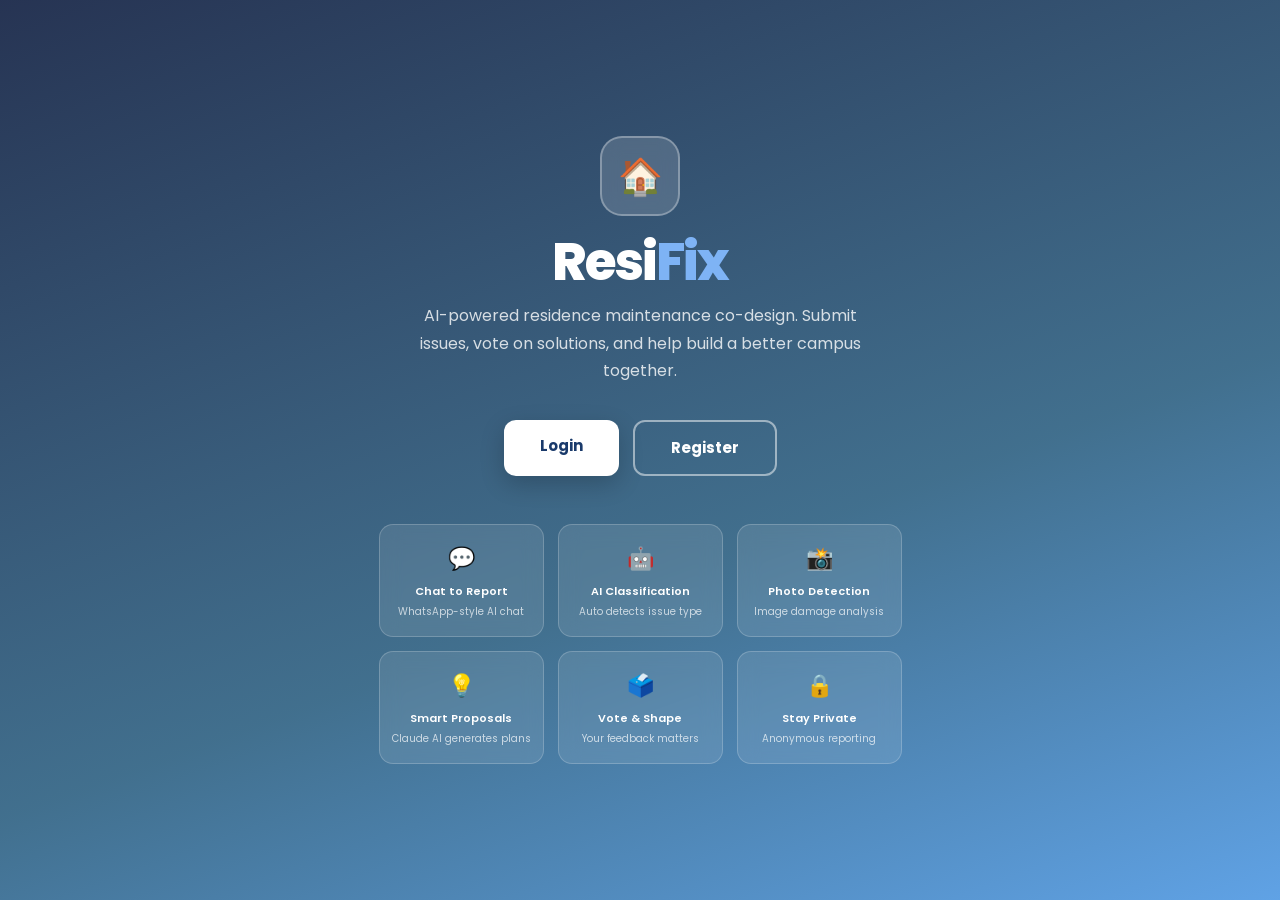
<file: frontend/index.html>
<!DOCTYPE html>
<html lang="en">
<head>
  <meta charset="UTF-8" />
  <meta name="viewport" content="width=device-width, initial-scale=1.0" />
  <title>ResiFix — Residence Maintenance System</title>
  <link rel="stylesheet" href="css/style.css" />
</head>
<body>

  <div class="landing-hero">
    <div class="landing-hero-bg"></div>
    <div class="landing-hero-content">

      <div class="landing-logo-icon">🏠</div>

      <h1>Resi<span>Fix</span></h1>

      <p>AI-powered residence maintenance co-design. Submit issues, vote on solutions, and help build a better campus together.</p>

      <div class="landing-btns">
        <a href="login.html" class="landing-btn-primary">Login</a>
        <a href="register.html" class="landing-btn-outline">Register</a>
      </div>

      <div class="features-row">
        <div class="feature-pill">
          <div class="f-icon">💬</div>
          <div class="f-name">Chat to Report</div>
          <div class="f-desc">WhatsApp-style AI chat</div>
        </div>
        <div class="feature-pill">
          <div class="f-icon">🤖</div>
          <div class="f-name">AI Classification</div>
          <div class="f-desc">Auto detects issue type</div>
        </div>
        <div class="feature-pill">
          <div class="f-icon">📸</div>
          <div class="f-name">Photo Detection</div>
          <div class="f-desc">Image damage analysis</div>
        </div>
        <div class="feature-pill">
          <div class="f-icon">💡</div>
          <div class="f-name">Smart Proposals</div>
          <div class="f-desc">Claude AI generates plans</div>
        </div>
        <div class="feature-pill">
          <div class="f-icon">🗳️</div>
          <div class="f-name">Vote & Shape</div>
          <div class="f-desc">Your feedback matters</div>
        </div>
        <div class="feature-pill">
          <div class="f-icon">🔒</div>
          <div class="f-name">Stay Private</div>
          <div class="f-desc">Anonymous reporting</div>
        </div>
      </div>

    </div>
  </div>

  <script src="js/api.js"></script>
  <script>
    // Redirect if already logged in
    const user = getUser();
    if (user) {
      if (user.role === 'student') window.location.href = 'student/dashboard.html';
      else if (user.role === 'matron') window.location.href = 'matron/dashboard.html';
      else if (user.role === 'admin') window.location.href = 'admin/dashboard.html';
    }
  </script>

</body>
</html>
</file>
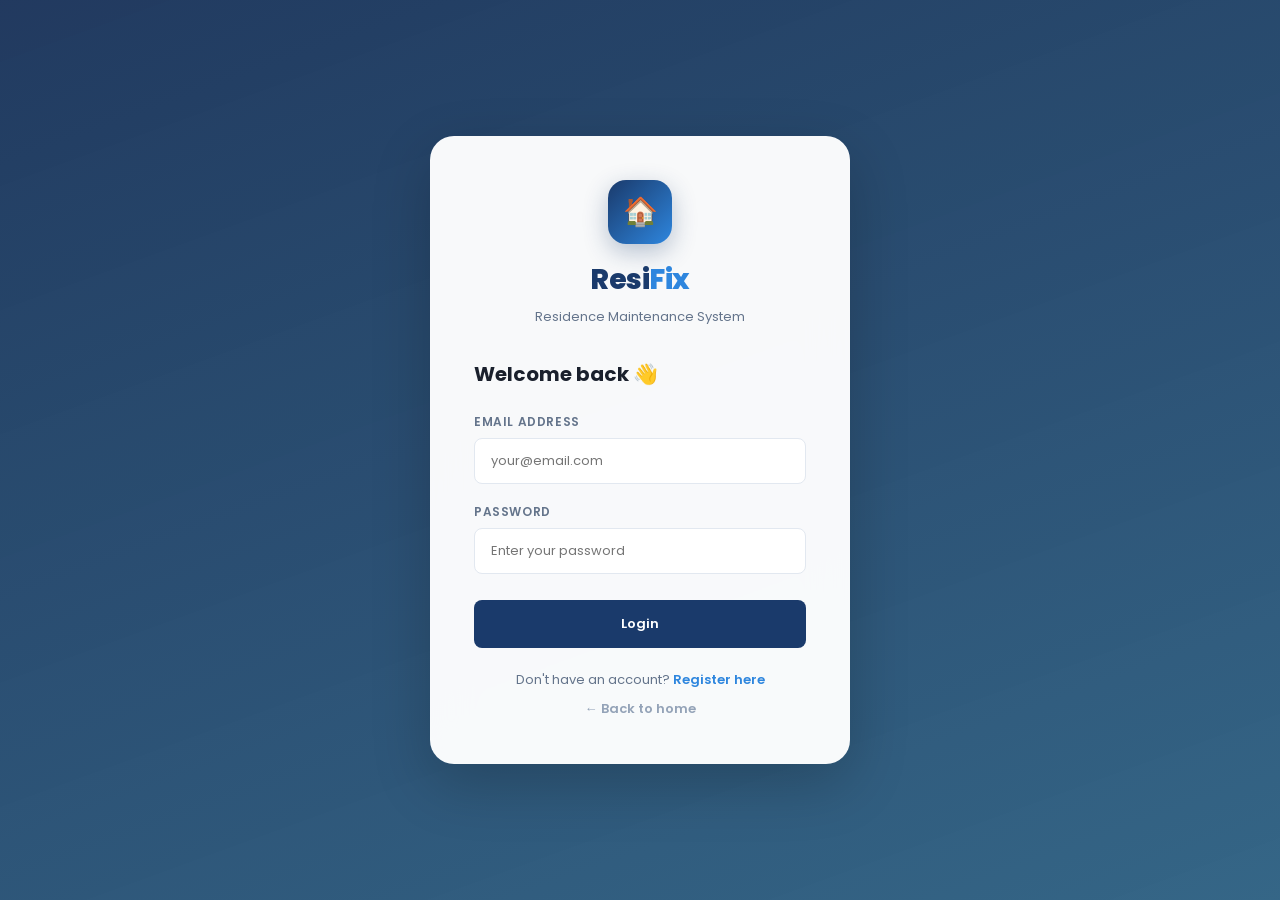
<file: frontend/login.html>
<!DOCTYPE html>
<html lang="en">
<head>
  <meta charset="UTF-8" />
  <meta name="viewport" content="width=device-width, initial-scale=1.0" />
  <title>Login — ResiFix</title>
  <link rel="stylesheet" href="css/style.css" />
</head>
<body>

  <div class="auth-page">
    <div class="auth-bg"></div>

    <div class="auth-card">
      <div class="auth-logo">
        <div class="auth-logo-icon">🏠</div>
        <h1>Resi<span>Fix</span></h1>
        <p>Residence Maintenance System</p>
      </div>

      <h2 class="auth-title">Welcome back 👋</h2>

      <div id="alert" class="alert"></div>

      <form id="login-form">
        <div class="form-group">
          <label class="form-label">Email Address</label>
          <input type="email" id="email" class="form-control"
            placeholder="your@email.com" required />
        </div>
        <div class="form-group">
          <label class="form-label">Password</label>
          <input type="password" id="password" class="form-control"
            placeholder="Enter your password" required />
        </div>
        <button type="submit" class="btn btn-primary"
          style="width:100%;margin-top:8px;padding:14px;"
          id="login-btn">
          Login
        </button>
      </form>

      <div class="auth-footer">
        Don't have an account?
        <a href="register.html">Register here</a>
      </div>
      <div class="auth-footer" style="margin-top:8px;">
        <a href="index.html" style="color:var(--text-muted);">
          ← Back to home
        </a>
      </div>
    </div>
  </div>

  <script src="js/api.js"></script>
  <script>
    // Redirect if already logged in
    const existingUser = getUser();
    if (existingUser) {
      if (existingUser.role === 'student')
        window.location.href = 'student/dashboard.html';
      else if (existingUser.role === 'matron')
        window.location.href = 'matron/dashboard.html';
      else if (existingUser.role === 'admin')
        window.location.href = 'admin/dashboard.html';
    }

    document.getElementById('login-form')
      .addEventListener('submit', async (e) => {
      e.preventDefault();
      const btn = document.getElementById('login-btn');
      btn.textContent = 'Logging in...';
      btn.disabled = true;

      const email = document.getElementById('email').value;
      const password = document.getElementById('password').value;

      const res = await login(email, password);

      if (res.success) {
        setUser(res.user);
        showAlert('alert', 'Login successful! Redirecting...', 'success');
        setTimeout(() => {
          if (res.user.role === 'student')
            window.location.href = 'student/dashboard.html';
          else if (res.user.role === 'matron')
            window.location.href = 'matron/dashboard.html';
          else if (res.user.role === 'admin')
            window.location.href = 'admin/dashboard.html';
        }, 800);
      } else {
        showAlert('alert', res.message || 'Invalid email or password',
          'danger');
        btn.textContent = 'Login';
        btn.disabled = false;
      }
    });
  </script>
</body>
</html>
</file>
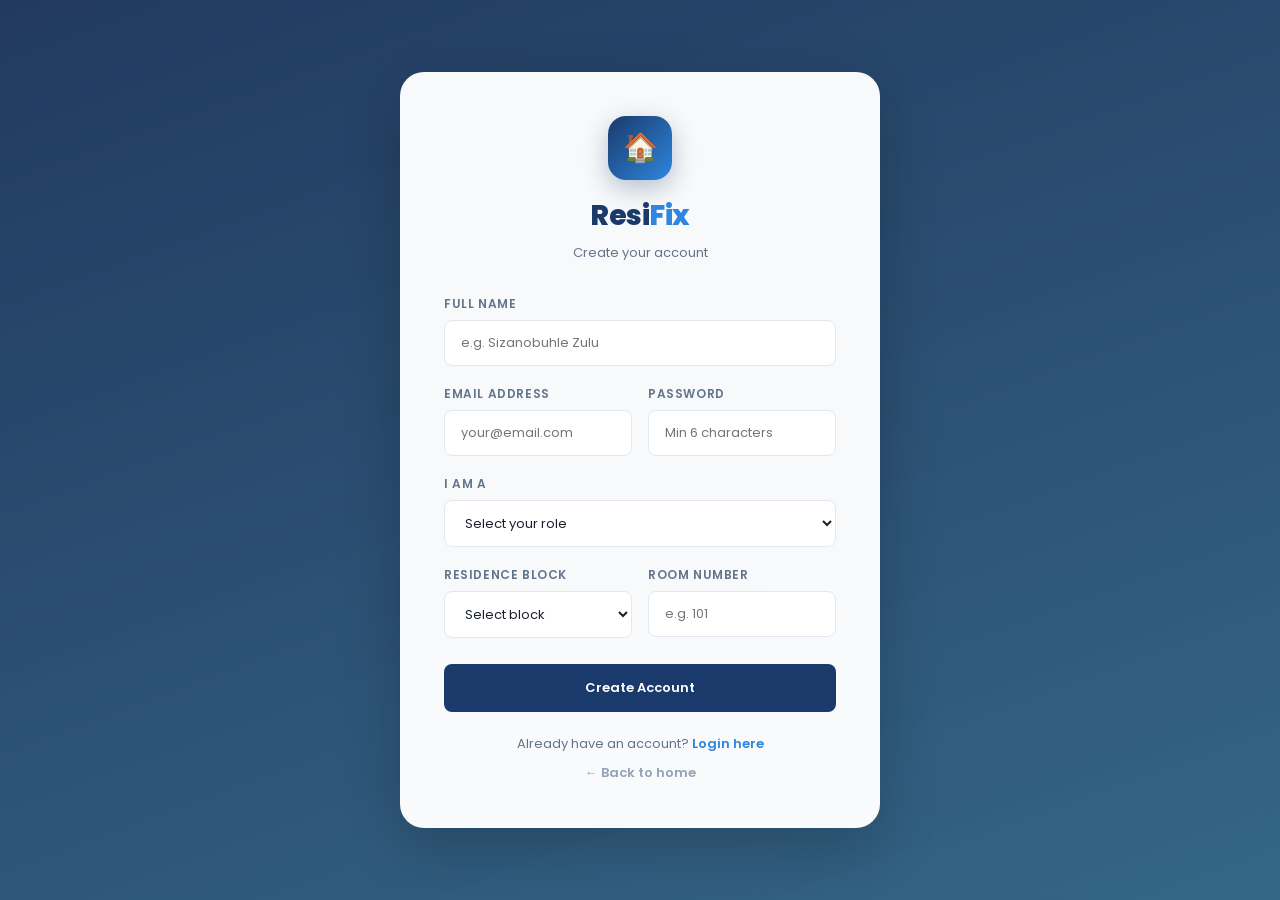
<file: frontend/register.html>
<!DOCTYPE html>
<html lang="en">
<head>
  <meta charset="UTF-8" />
  <meta name="viewport" content="width=device-width, initial-scale=1.0" />
  <title>Register — ResiFix</title>
  <link rel="stylesheet" href="css/style.css" />
</head>
<body>

  <div class="auth-page">
    <div class="auth-bg"></div>

    <div class="auth-card" style="max-width:480px;">
      <div class="auth-logo">
        <div class="auth-logo-icon">🏠</div>
        <h1>Resi<span>Fix</span></h1>
        <p>Create your account</p>
      </div>

      <div id="alert" class="alert"></div>

      <form id="register-form">

        <div class="form-group">
          <label class="form-label">Full Name</label>
          <input type="text" id="full_name" class="form-control"
            placeholder="e.g. Sizanobuhle Zulu" required />
        </div>

        <div class="form-row">
          <div class="form-group">
            <label class="form-label">Email Address</label>
            <input type="email" id="email" class="form-control"
              placeholder="your@email.com" required />
          </div>
          <div class="form-group">
            <label class="form-label">Password</label>
            <input type="password" id="password" class="form-control"
              placeholder="Min 6 characters" required />
          </div>
        </div>

        <div class="form-group">
          <label class="form-label">I am a</label>
          <select id="role" class="form-control" required
            onchange="toggleFields()">
            <option value="">Select your role</option>
            <option value="student">Student</option>
            <option value="matron">Matron</option>
            <option value="admin">Admin (Housing Dept)</option>
          </select>
        </div>

        <div id="residence-fields">
          <div class="form-row">
            <div class="form-group">
              <label class="form-label">Residence Block</label>
              <select id="block" class="form-control">
                <option value="">Select block</option>
                <option>Block A</option>
                <option>Block B</option>
                <option>Block C</option>
                <option>Block D</option>
                <option>Block E</option>
                <option>Block F</option>
              </select>
            </div>
            <div class="form-group" id="room-field">
              <label class="form-label">Room Number</label>
              <input type="text" id="room_number" class="form-control"
                placeholder="e.g. 101" />
            </div>
          </div>
        </div>

        <button type="submit" class="btn btn-primary"
          style="width:100%;margin-top:8px;padding:14px;"
          id="register-btn">
          Create Account
        </button>

      </form>

      <div class="auth-footer">
        Already have an account? <a href="login.html">Login here</a>
      </div>
      <div class="auth-footer" style="margin-top:8px;">
        <a href="index.html" style="color:var(--text-muted);">
          ← Back to home
        </a>
      </div>
    </div>
  </div>

  <script src="js/api.js"></script>
  <script>
    function toggleFields() {
      const role = document.getElementById('role').value;
      const residenceFields = document.getElementById('residence-fields');
      const roomField = document.getElementById('room-field');

      if (role === 'admin') {
        residenceFields.style.display = 'none';
      } else {
        residenceFields.style.display = 'block';
        roomField.style.display = role === 'matron' ? 'none' : 'block';
      }
    }

    document.getElementById('register-form').addEventListener('submit',
      async (e) => {
        e.preventDefault();
        const btn = document.getElementById('register-btn');
        btn.textContent = 'Creating account...';
        btn.disabled = true;

        const data = {
          full_name: document.getElementById('full_name').value,
          email: document.getElementById('email').value,
          password: document.getElementById('password').value,
          role: document.getElementById('role').value,
          block: document.getElementById('block')?.value || '',
          room_number: document.getElementById('room_number')?.value || ''
        };

        if (!data.role) {
          showAlert('alert', 'Please select your role', 'danger');
          btn.textContent = 'Create Account';
          btn.disabled = false;
          return;
        }

        if (data.role !== 'admin' && !data.block) {
          showAlert('alert', 'Please select your residence block', 'danger');
          btn.textContent = 'Create Account';
          btn.disabled = false;
          return;
        }

        const res = await register(data);

        if (res.success) {
          setUser(res.user);
          showAlert('alert', 'Account created! Redirecting...', 'success');
          setTimeout(() => {
            if (res.user.role === 'student')
              window.location.href = 'student/dashboard.html';
            else if (res.user.role === 'matron')
              window.location.href = 'matron/dashboard.html';
            else
              window.location.href = 'admin/dashboard.html';
          }, 800);
        } else {
          showAlert('alert', res.message || 'Registration failed', 'danger');
          btn.textContent = 'Create Account';
          btn.disabled = false;
        }
      });
  </script>
</body>
</html>
</file>
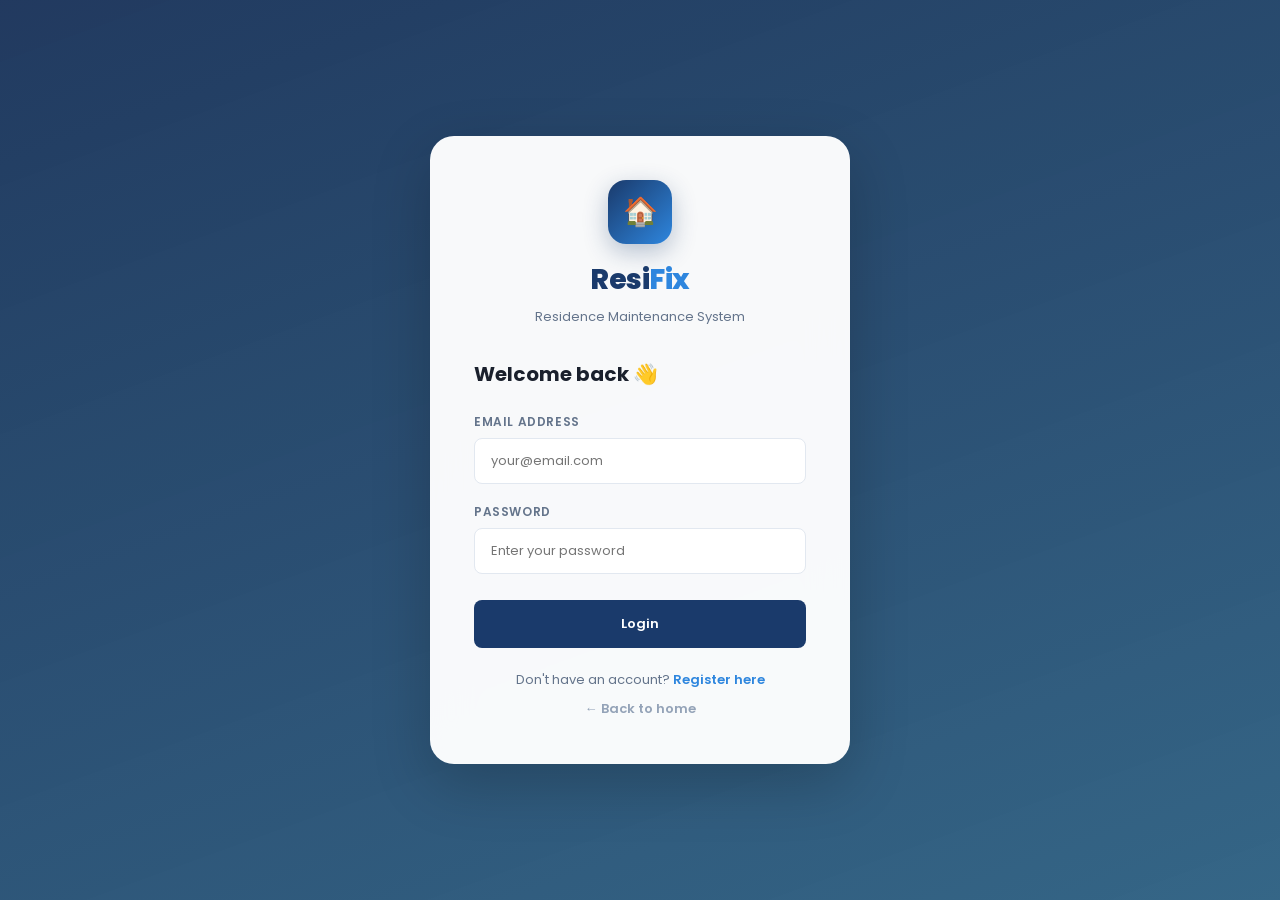
<file: frontend/admin/dashboard.html>
<!DOCTYPE html>
<html lang="en">
<head>
  <meta charset="UTF-8" />
  <meta name="viewport" content="width=device-width, initial-scale=1.0" />
  <title>Admin Dashboard — ResiFix</title>
  <link rel="stylesheet" href="../css/style.css" />
</head>
<body>

  <div class="topbar">
    <div class="topbar-brand">Resi<span>Fix</span></div>
    <div class="topbar-user">
      <span id="topbar-user-name"></span>
      <div class="topbar-avatar" id="topbar-avatar"></div>
    </div>
  </div>

  <div class="sidebar">
    <div class="sidebar-section">Admin Menu</div>
    <a href="dashboard.html" class="sidebar-item active">
      <span class="icon">🏠</span><span>Dashboard</span>
    </a>
    <a href="issues.html" class="sidebar-item">
      <span class="icon">🔧</span><span>All Issues</span>
    </a>
    <a href="proposals.html" class="sidebar-item">
      <span class="icon">💡</span><span>Proposals</span>
    </a>
    <a href="report.html" class="sidebar-item">
      <span class="icon">📊</span><span>Weekly Report</span>
    </a>
    <hr class="sidebar-divider" />
    <a href="#" class="sidebar-item" onclick="logout()">
      <span class="icon">🚪</span><span>Logout</span>
    </a>
  </div>

  <div class="main-content">
    <div class="page-header">
      <div class="page-title">System Overview 🏛️</div>
      <div class="page-subtitle">
        Full overview of all residence maintenance activity
        across all blocks
      </div>
    </div>

    <!-- STATS -->
    <div class="stats-grid">
      <div class="stat-card">
        <div class="stat-label">Total Issues</div>
        <div class="stat-value" id="stat-total">—</div>
      </div>
      <div class="stat-card">
        <div class="stat-label">Critical</div>
        <div class="stat-value danger" id="stat-critical">—</div>
      </div>
      <div class="stat-card">
        <div class="stat-label">Open</div>
        <div class="stat-value warning" id="stat-open">—</div>
      </div>
      <div class="stat-card">
        <div class="stat-label">In Progress</div>
        <div class="stat-value primary" id="stat-progress">—</div>
      </div>
      <div class="stat-card">
        <div class="stat-label">Resolved</div>
        <div class="stat-value success" id="stat-resolved">—</div>
      </div>
      <div class="stat-card">
        <div class="stat-label">Proposals</div>
        <div class="stat-value" id="stat-proposals">—</div>
      </div>
    </div>

    <!-- USABILITY RATINGS -->
    <div class="card" style="margin-bottom:20px;
      border-left:4px solid var(--accent);">
      <div class="card-header">
        <div class="card-title">
          ⭐ Student System Usability Ratings
        </div>
      </div>
      <div class="card-body">
        <div id="ratings-loading" class="loading">
          <div class="spinner"></div> Loading ratings...
        </div>
        <div id="ratings-content" style="display:none;">
          <div style="display:grid;grid-template-columns:
            repeat(auto-fit, minmax(200px, 1fr));
            gap:16px;margin-bottom:18px;">
            <div style="background:var(--bg);
              border-radius:10px;padding:16px;text-align:center;">
              <div style="font-size:34px;font-weight:800;
                color:var(--primary);" id="avg-overall">—</div>
              <div style="font-size:11px;
                color:var(--text-secondary);
                font-weight:600;text-transform:uppercase;
                margin-top:4px;">
                Overall Rating
              </div>
              <div style="font-size:12px;color:var(--accent);
                margin-top:6px;" id="overall-stars">⭐</div>
            </div>
            <div style="background:var(--bg);
              border-radius:10px;padding:16px;text-align:center;">
              <div style="font-size:24px;font-weight:700;
                color:var(--text);" id="avg-ease">—</div>
              <div style="font-size:11px;
                color:var(--text-secondary);
                font-weight:600;text-transform:uppercase;
                margin-top:4px;">
                Ease of Reporting
              </div>
            </div>
            <div style="background:var(--bg);
              border-radius:10px;padding:16px;text-align:center;">
              <div style="font-size:24px;font-weight:700;
                color:var(--text);" id="avg-ai">—</div>
              <div style="font-size:11px;
                color:var(--text-secondary);
                font-weight:600;text-transform:uppercase;
                margin-top:4px;">
                AI Helpfulness
              </div>
            </div>
            <div style="background:var(--bg);
              border-radius:10px;padding:16px;text-align:center;">
              <div style="font-size:24px;font-weight:700;
                color:var(--text);" id="avg-response">—</div>
              <div style="font-size:11px;
                color:var(--text-secondary);
                font-weight:600;text-transform:uppercase;
                margin-top:4px;">
                Response Speed
              </div>
            </div>
            <div style="background:var(--bg);
              border-radius:10px;padding:16px;text-align:center;">
              <div style="font-size:24px;font-weight:700;
                color:var(--text);" id="avg-safety">—</div>
              <div style="font-size:11px;
                color:var(--text-secondary);
                font-weight:600;text-transform:uppercase;
                margin-top:4px;">
                Safety Advice
              </div>
            </div>
          </div>
          <div style="font-size:12px;color:var(--text-secondary);
            text-align:center;">
            Based on <span id="total-ratings">0</span>
            student rating(s)
          </div>
        </div>
        <div id="ratings-empty" style="display:none;
          text-align:center;padding:24px;
          color:var(--text-secondary);">
          <div style="font-size:36px;margin-bottom:8px;">📊</div>
          <p>No student ratings submitted yet</p>
        </div>
      </div>
    </div>

    <!-- BLOCK BREAKDOWN -->
    <div class="card" style="margin-bottom:20px;">
      <div class="card-header">
        <div class="card-title">Issues by Block</div>
        <a href="issues.html" class="btn btn-outline btn-sm">
          View All Issues
        </a>
      </div>
      <div class="card-body" style="padding:0;">
        <div id="block-loading" class="loading">
          <div class="spinner"></div> Loading...
        </div>
        <div class="table-wrap">
          <table id="block-table" style="display:none;">
            <thead>
              <tr>
                <th>Block</th>
                <th>Total</th>
                <th>Critical</th>
                <th>Open</th>
                <th>In Progress</th>
                <th>Resolved</th>
              </tr>
            </thead>
            <tbody id="block-body"></tbody>
          </table>
        </div>
      </div>
    </div>

    <!-- RECENT URGENT ISSUES -->
    <div class="card">
      <div class="card-header">
        <div class="card-title">
          Critical & High Priority Issues
        </div>
        <a href="issues.html" class="btn btn-outline btn-sm">
          View All
        </a>
      </div>
      <div class="card-body" style="padding:0;">
        <div id="issues-loading" class="loading">
          <div class="spinner"></div> Loading...
        </div>
        <div class="table-wrap" id="issues-table"
          style="display:none;">
          <table>
            <thead>
              <tr>
                <th>#</th>
                <th>Block / Room</th>
                <th>Description</th>
                <th>Type</th>
                <th>Priority</th>
                <th>Status</th>
                <th>Date</th>
              </tr>
            </thead>
            <tbody id="issues-body"></tbody>
          </table>
        </div>
        <div id="issues-empty" class="empty-state"
          style="display:none;">
          <div class="empty-icon">✅</div>
          <p>No critical or high priority issues right now!</p>
        </div>
      </div>
    </div>
  </div>

  <script src="../js/api.js"></script>
  <script>
    const user = requireAuth(['admin']);
    if (user) {
      setTopbarUser(user);
      loadDashboard();
      loadRatings();
    }

    async function loadRatings() {
      const res = await apiGet('/ratings');
      document.getElementById('ratings-loading').style.display =
        'none';

      if (!res.success || !res.summary ||
        res.summary.total === 0) {
        document.getElementById('ratings-empty').style.display =
          'block';
        return;
      }

      const s = res.summary;
      document.getElementById('avg-overall').textContent =
        s.avg_overall.toFixed(1);
      document.getElementById('avg-ease').textContent =
        s.avg_ease.toFixed(1) + ' / 5';
      document.getElementById('avg-ai').textContent =
        s.avg_ai.toFixed(1) + ' / 5';
      document.getElementById('avg-response').textContent =
        s.avg_response.toFixed(1) + ' / 5';
      document.getElementById('avg-safety').textContent =
        s.avg_safety.toFixed(1) + ' / 5';
      document.getElementById('total-ratings').textContent =
        s.total;

      const fullStars = Math.round(s.avg_overall);
      document.getElementById('overall-stars').textContent =
        '⭐'.repeat(fullStars) +
        '☆'.repeat(5 - fullStars);

      document.getElementById('ratings-content').style.display =
        'block';
    }

    async function loadDashboard() {
      const [issuesRes, proposalsRes] = await Promise.all([
        getIssues('admin', null, null),
        getProposals(null)
      ]);

      document.getElementById('block-loading').style.display = 'none';
      document.getElementById('issues-loading').style.display =
        'none';

      const issues = issuesRes.success ? issuesRes.issues : [];
      const proposals = proposalsRes.success ?
        proposalsRes.proposals : [];

      document.getElementById('stat-total').textContent =
        issues.length;
      document.getElementById('stat-critical').textContent =
        issues.filter(i => i.priority === 'Critical').length;
      document.getElementById('stat-open').textContent =
        issues.filter(i => i.status === 'Open').length;
      document.getElementById('stat-progress').textContent =
        issues.filter(i => i.status === 'In Progress').length;
      document.getElementById('stat-resolved').textContent =
        issues.filter(i => i.status === 'Resolved').length;
      document.getElementById('stat-proposals').textContent =
        proposals.length;

      const blocks = {};
      issues.forEach(i => {
        if (!blocks[i.block]) blocks[i.block] = {
          total: 0, critical: 0, open: 0,
          progress: 0, resolved: 0
        };
        blocks[i.block].total++;
        if (i.priority === 'Critical') blocks[i.block].critical++;
        if (i.status === 'Open') blocks[i.block].open++;
        if (i.status === 'In Progress') blocks[i.block].progress++;
        if (i.status === 'Resolved') blocks[i.block].resolved++;
      });

      if (Object.keys(blocks).length > 0) {
        document.getElementById('block-body').innerHTML =
          Object.entries(blocks).map(([block, data]) => `
            <tr>
              <td style="font-weight:600;">${block}</td>
              <td style="font-weight:700;">${data.total}</td>
              <td style="color:var(--danger);font-weight:700;">
                ${data.critical}
              </td>
              <td style="color:var(--warning);">${data.open}</td>
              <td style="color:var(--primary);">${data.progress}</td>
              <td style="color:var(--success);">${data.resolved}</td>
            </tr>
          `).join('');
        document.getElementById('block-table').style.display =
          'table';
      }

      const urgent = issues
        .filter(i =>
          ['Critical', 'High'].includes(i.priority) &&
          i.status !== 'Resolved'
        )
        .slice(0, 10);

      if (urgent.length === 0) {
        document.getElementById('issues-empty').style.display =
          'block';
        return;
      }

      document.getElementById('issues-body').innerHTML =
        urgent.map(i => `
          <tr>
            <td style="color:var(--text-muted);font-size:12px;
              font-weight:600;">#${i.id}</td>
            <td style="font-weight:600;">
              ${i.block}<br/>
              <span style="font-size:11px;
                color:var(--text-secondary);">
                Room ${i.room_number}
              </span>
            </td>
            <td style="max-width:220px;overflow:hidden;
              text-overflow:ellipsis;white-space:nowrap;"
              title="${i.description}">
              ${i.description}
            </td>
            <td>${getTypeBadge(i.issue_type)}</td>
            <td>${getPriorityBadge(i.priority)}</td>
            <td>${getStatusBadge(i.status)}</td>
            <td style="font-size:11px;
              color:var(--text-secondary);">
              ${formatDate(i.created_at)}
            </td>
          </tr>
        `).join('');

      document.getElementById('issues-table').style.display =
        'block';
    }
  </script>
</body>
</html>
</file>
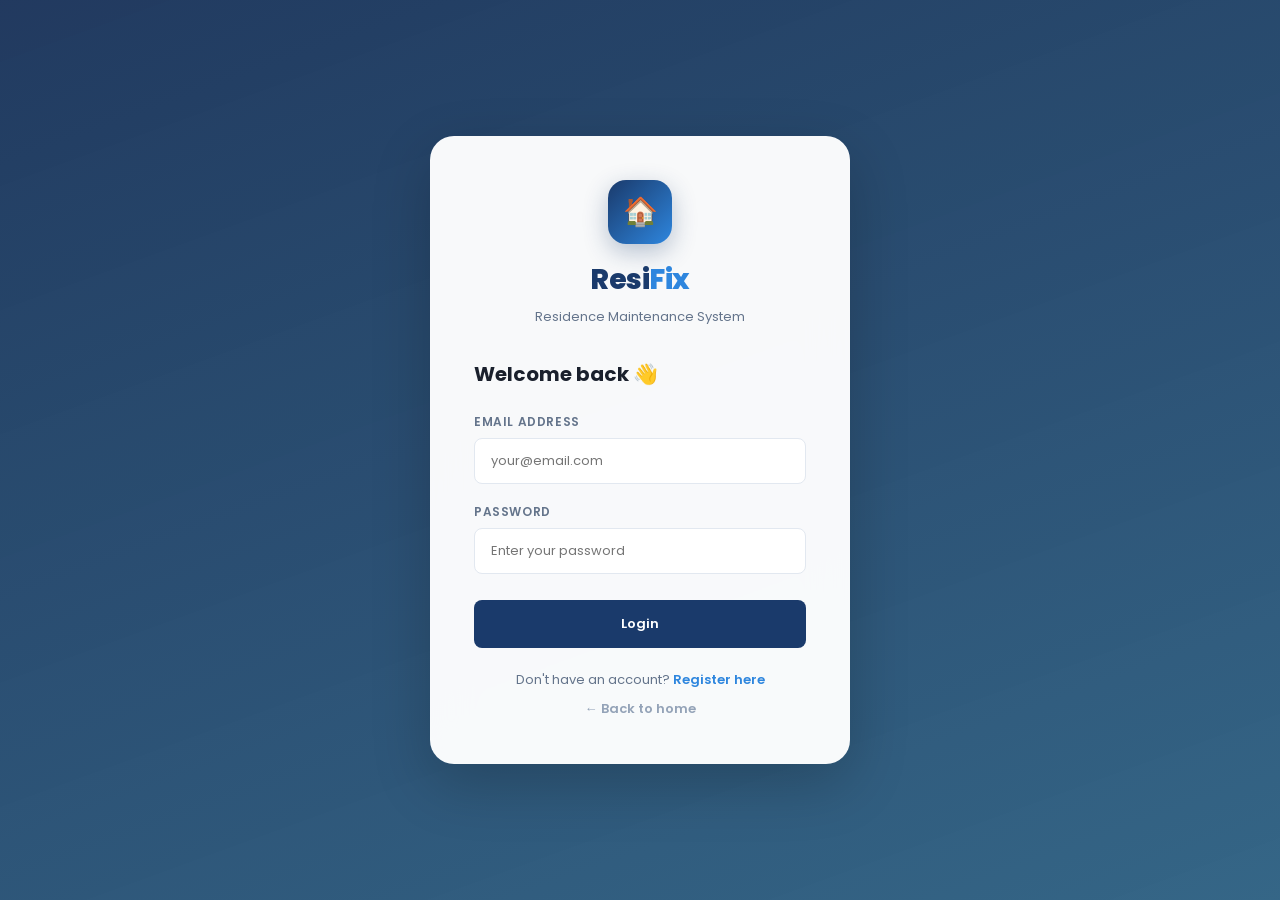
<file: frontend/admin/report.html>
<!DOCTYPE html>
<html lang="en">
<head>
  <meta charset="UTF-8" />
  <meta name="viewport" content="width=device-width, initial-scale=1.0" />
  <title>Weekly Report — ResiFix Admin</title>
  <link rel="stylesheet" href="../css/style.css" />
</head>
<body>

  <!-- TOPBAR -->
  <div class="topbar">
    <div class="topbar-brand">Resi<span>Fix</span></div>
    <div class="topbar-user">
      <span id="topbar-user-name"></span>
      <div class="topbar-avatar" id="topbar-avatar"></div>
    </div>
  </div>

  <!-- SIDEBAR -->
  <div class="sidebar">
    <div class="sidebar-section">Admin Menu</div>
    <a href="dashboard.html" class="sidebar-item">
      <span class="icon">🏠</span><span>Dashboard</span>
    </a>
    <a href="issues.html" class="sidebar-item">
      <span class="icon">🔧</span><span>All Issues</span>
    </a>
    <a href="proposals.html" class="sidebar-item">
      <span class="icon">💡</span><span>Proposals</span>
    </a>
    <a href="report.html" class="sidebar-item active">
      <span class="icon">📊</span><span>Weekly Report</span>
    </a>
    <hr class="sidebar-divider" />
    <a href="#" class="sidebar-item" onclick="logout()">
      <span class="icon">🚪</span><span>Logout</span>
    </a>
  </div>

  <!-- MAIN CONTENT -->
  <div class="main-content">
    <div class="page-header">
      <div class="page-title">Weekly Report 📊</div>
      <div class="page-subtitle">
        AI-generated weekly maintenance report for residence
        management and the housing department
      </div>
    </div>

    <div id="alert" class="alert"></div>

    <!-- GENERATE SECTION -->
    <div class="card" style="margin-bottom:24px;">
      <div class="card-body">
        <p style="font-size:13px;color:var(--text-secondary);
          margin-bottom:20px;line-height:1.7;">
          Generate a comprehensive weekly report using Claude AI.
          The report summarises all issues, proposals, student
          engagement, and provides actionable recommendations
          for residence management and the housing department.
        </p>
        <div style="display:flex;gap:14px;align-items:center;
          flex-wrap:wrap;">
          <button class="btn btn-primary"
            style="font-size:14px;padding:14px 28px;"
            onclick="generateReport()" id="gen-btn">
            📊 Generate Weekly Report
          </button>
          <span style="font-size:12px;color:var(--text-muted);">
            Powered by Claude AI — takes about 20 seconds
          </span>
        </div>
      </div>
    </div>

    <!-- LOADING -->
    <div id="loading" class="loading" style="display:none;">
      <div class="spinner"></div>
      Claude AI is generating your weekly report...
      Please wait.
    </div>

    <!-- REPORT OUTPUT -->
    <div id="report-card" style="display:none;">
      <div class="card">
        <div class="card-header">
          <div class="card-title">
            Weekly Residence Maintenance Report
          </div>
          <div style="font-size:12px;color:var(--text-secondary);"
            id="report-date">
          </div>
        </div>
        <div class="card-body">
          <div class="report-output" id="report-output"></div>
        </div>
        <div class="card-header"
          style="border-top:1px solid var(--border);
          border-bottom:none;justify-content:flex-end;">
          <button class="btn btn-outline btn-sm"
            onclick="window.print()">
            🖨️ Print Report
          </button>
        </div>
      </div>
    </div>

    <!-- EMPTY STATE -->
    <div id="empty-state" class="empty-state">
      <div class="empty-icon">📊</div>
      <p>No report generated yet</p>
      <p style="font-size:12px;color:var(--text-muted);">
        Click the button above to generate your weekly report
      </p>
    </div>

  </div>

  <script src="../js/api.js"></script>
  <script>
    const user = requireAuth(['admin']);
    if (user) setTopbarUser(user);

    async function generateReport() {
      const btn = document.getElementById('gen-btn');
      btn.disabled = true;
      btn.textContent = 'Generating...';
      document.getElementById('loading').style.display = 'flex';
      document.getElementById('empty-state').style.display = 'none';
      document.getElementById('report-card').style.display = 'none';

      const res = await getWeeklyReport();

      document.getElementById('loading').style.display = 'none';
      btn.disabled = false;
      btn.textContent = '📊 Generate Weekly Report';

      if (res.success) {
        document.getElementById('report-output').textContent =
          res.report;
        document.getElementById('report-date').textContent =
          new Date().toLocaleDateString('en-ZA', {
            weekday: 'long',
            year: 'numeric',
            month: 'long',
            day: 'numeric'
          });
        document.getElementById('report-card').style.display = 'block';
        showAlert('alert',
          'Report generated successfully! 🎉', 'success');
      } else {
        document.getElementById('empty-state').style.display = 'block';
        showAlert('alert',
          'Failed to generate report. Please try again.', 'danger');
      }
    }
  </script>
</body>
</html>
</file>
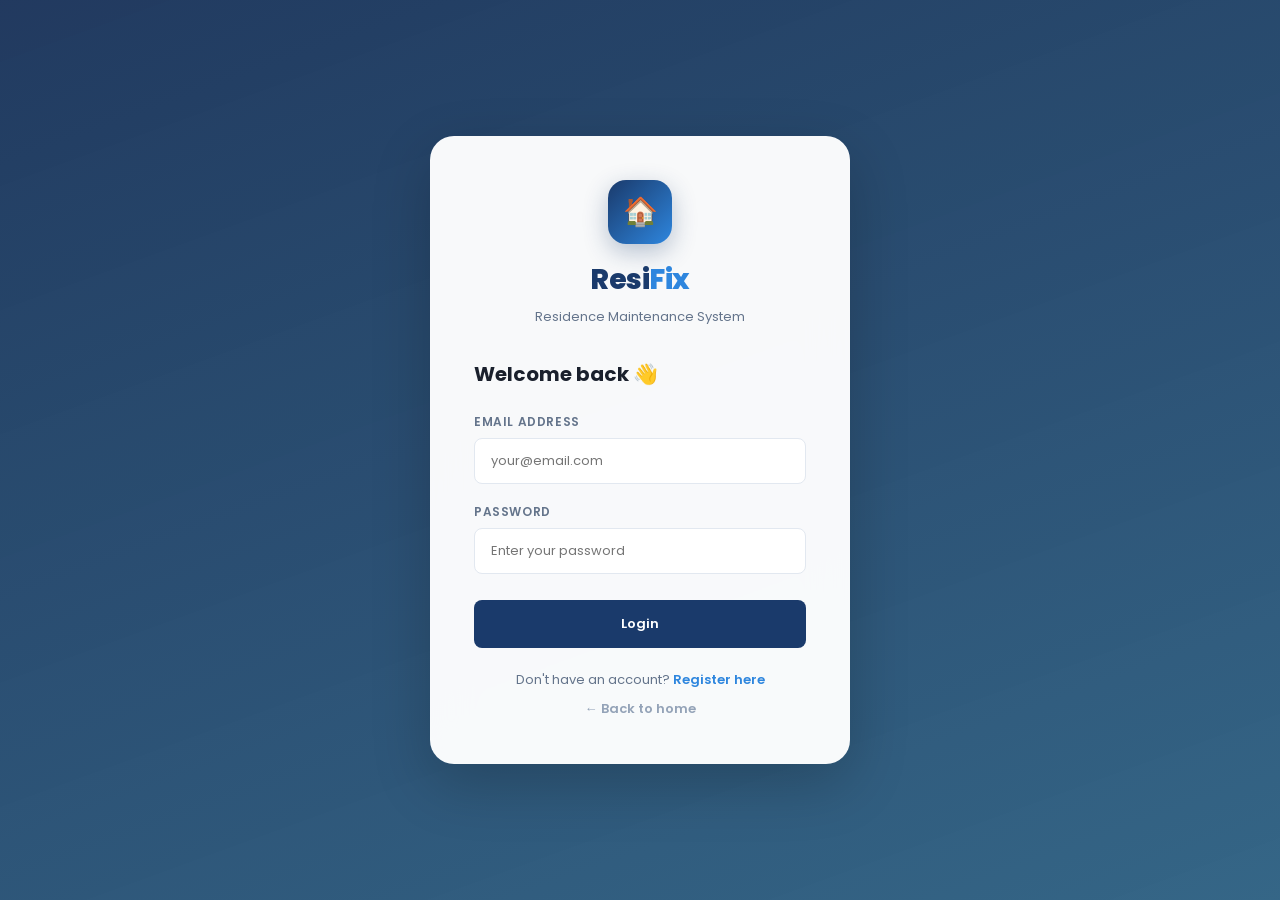
<file: frontend/student/submit.html>
<!DOCTYPE html>
<html lang="en">
<head>
  <meta charset="UTF-8" />
  <meta name="viewport" content="width=device-width, initial-scale=1.0" />
  <title>Report Issue — ResiFix</title>
  <link rel="stylesheet" href="../css/style.css" />
  <style>
    .chat-attach-btn {
      width: 40px;
      height: 40px;
      border-radius: 50%;
      background: #fff;
      border: 1px solid #ddd;
      display: flex;
      align-items: center;
      justify-content: center;
      cursor: pointer;
      font-size: 18px;
      flex-shrink: 0;
    }

    .chat-attach-btn:hover {
      background: #f0f0f0;
    }

    .chat-img-preview {
      max-width: 250px;
      max-height: 250px;
      border-radius: 12px;
      display: block;
      margin-top: 4px;
      cursor: pointer;
    }

    .camera-modal {
      display: none;
      position: fixed;
      top: 0; left: 0;
      width: 100%;
      height: 100%;
      background: rgba(0,0,0,0.9);
      z-index: 9999;
      align-items: center;
      justify-content: center;
      flex-direction: column;
      padding: 20px;
    }

    .camera-modal.show {
      display: flex;
    }

    .camera-video {
      max-width: 90%;
      max-height: 60vh;
      border-radius: 12px;
      background: #000;
    }

    .camera-buttons {
      display: flex;
      gap: 14px;
      margin-top: 20px;
      flex-wrap: wrap;
      justify-content: center;
    }

    .camera-btn {
      padding: 12px 24px;
      border-radius: 99px;
      border: none;
      font-weight: 700;
      cursor: pointer;
      font-size: 14px;
    }

    .camera-btn-capture {
      background: #fff;
      color: #1a3a6b;
      width: 70px;
      height: 70px;
      border-radius: 50%;
      font-size: 32px;
      padding: 0;
    }

    .camera-btn-cancel {
      background: #c0392b;
      color: #fff;
    }

    .camera-btn-use {
      background: #27ae60;
      color: #fff;
    }

    #captured-canvas {
      display: none;
      max-width: 90%;
      max-height: 60vh;
      border-radius: 12px;
    }

    .clear-chat-btn {
      position: absolute;
      top: 70px;
      right: 20px;
      background: rgba(255,255,255,0.2);
      color: #fff;
      border: 1px solid rgba(255,255,255,0.3);
      padding: 6px 14px;
      border-radius: 99px;
      font-size: 11px;
      cursor: pointer;
      z-index: 10;
    }
  </style>
</head>
<body>

  <div class="topbar">
    <div class="topbar-brand">Resi<span>Fix</span></div>
    <div class="topbar-user">
      <span id="topbar-user-name"></span>
      <div class="topbar-avatar" id="topbar-avatar"></div>
    </div>
  </div>

  <div class="sidebar">
    <div class="sidebar-section">Student Menu</div>
    <a href="dashboard.html" class="sidebar-item">
      <span class="icon">🏠</span><span>Dashboard</span>
    </a>
    <a href="submit.html" class="sidebar-item active">
      <span class="icon">💬</span><span>Report Issue</span>
    </a>
    <a href="my-issues.html" class="sidebar-item">
      <span class="icon">📋</span><span>My Issues</span>
    </a>
    <a href="rate.html" class="sidebar-item">
      <span class="icon">⭐</span><span>Rate System</span>
    </a>
    <hr class="sidebar-divider" />
    <a href="javascript:void(0)" class="sidebar-item"
      onclick="doLogout()">
      <span class="icon">🚪</span><span>Logout</span>
    </a>
  </div>

  <div class="chat-page">
    <div class="chat-header">
      <div class="chat-avatar">AI</div>
      <div class="chat-header-info">
        <div class="chat-name">ResiFix Assistant</div>
        <div class="chat-status">online — powered by Claude AI 🤖</div>
      </div>
      <button class="clear-chat-btn" onclick="startFreshChat()">
        🔄 New Chat
      </button>
    </div>

    <div class="chat-messages" id="chat-messages"></div>

    <div class="chat-input-area">
      <button type="button" class="chat-attach-btn"
        title="Take a photo with camera"
        onclick="openCamera()">📷</button>
      <button type="button" class="chat-attach-btn"
        title="Upload a photo from device"
        onclick="document.getElementById('file-upload').click()">
        📎
      </button>
      <input type="file" id="file-upload" accept="image/*"
        style="display:none;"
        onchange="handleFileUpload(this)" />
      <input type="text" class="chat-input" id="chat-input"
        placeholder="Describe your issue or send a photo..." />
      <button type="button" class="chat-send-btn"
        onclick="sendMessage(); return false;">
        <svg width="16" height="16" viewBox="0 0 24 24" fill="none"
          stroke="#fff" stroke-width="2.5" stroke-linecap="round"
          stroke-linejoin="round">
          <line x1="22" y1="2" x2="11" y2="13"></line>
          <polygon points="22 2 15 22 11 13 2 9 22 2"></polygon>
        </svg>
      </button>
    </div>
  </div>

  <!-- CAMERA MODAL -->
  <div class="camera-modal" id="camera-modal">
    <video id="camera-video" class="camera-video" autoplay
      playsinline></video>
    <canvas id="captured-canvas"></canvas>
    <div class="camera-buttons" id="camera-controls">
      <button class="camera-btn camera-btn-cancel"
        onclick="closeCamera()">Cancel</button>
      <button class="camera-btn camera-btn-capture"
        onclick="capturePhoto()" title="Take photo">📷</button>
    </div>
    <div class="camera-buttons" id="captured-controls"
      style="display:none;">
      <button class="camera-btn camera-btn-cancel"
        onclick="retakePhoto()">Retake</button>
      <button class="camera-btn camera-btn-use"
        onclick="usePhoto()">✓ Use Photo</button>
    </div>
  </div>

  <script>
    var user = JSON.parse(localStorage.getItem('resifix_user'));
    if (!user || user.role !== 'student') {
      window.location.href = '../login.html';
    }

    document.getElementById('topbar-user-name').textContent =
      user.full_name + ' — ' + user.block;
    document.getElementById('topbar-avatar').textContent =
      user.full_name.charAt(0).toUpperCase();

    var CHAT_KEY = 'resifix_chat_' + user.id;
    var CHAT_TIME_KEY = 'resifix_chat_time_' + user.id;
    var STATE_KEY = 'resifix_chat_state_' + user.id;
    var EXPIRY_MS = 10 * 60 * 1000; // 10 minutes

    var chatState = 'description';
    var description = '';
    var isAnonymous = '0';
    var uploadedImage = null;
    var uploadedImageDataUrl = null;
    var cameraStream = null;

    function doLogout() {
      localStorage.removeItem('resifix_user');
      window.location.href = '../login.html';
    }

    function nowTime() {
      return new Date().toLocaleTimeString('en-ZA',
        { hour: '2-digit', minute: '2-digit' });
    }

    function saveChat() {
      try {
        var msgs = document.getElementById('chat-messages');
        localStorage.setItem(CHAT_KEY, msgs.innerHTML);
        localStorage.setItem(CHAT_TIME_KEY,
          Date.now().toString());
        localStorage.setItem(STATE_KEY, chatState);
      } catch (e) {
        console.log('Save failed:', e);
      }
    }

    function loadChat() {
      try {
        var saved = localStorage.getItem(CHAT_KEY);
        var savedTime = localStorage.getItem(CHAT_TIME_KEY);
        var savedState = localStorage.getItem(STATE_KEY);

        if (!saved || !savedTime) return false;

        var elapsed = Date.now() - parseInt(savedTime);
        if (elapsed > EXPIRY_MS) {
          // Expired — clear it
          localStorage.removeItem(CHAT_KEY);
          localStorage.removeItem(CHAT_TIME_KEY);
          localStorage.removeItem(STATE_KEY);
          return false;
        }

        document.getElementById('chat-messages').innerHTML = saved;
        chatState = savedState || 'description';

        // Show how long until chat expires
        var minutesLeft = Math.ceil(
          (EXPIRY_MS - elapsed) / 60000
        );
        var msgs = document.getElementById('chat-messages');
        var notice = document.createElement('div');
        notice.className = 'msg-wrap system';
        notice.innerHTML =
          '<div class="msg system">' +
          '⏱️ Chat history — clears in ' + minutesLeft +
          ' minute(s)</div>';
        msgs.appendChild(notice);
        msgs.scrollTop = msgs.scrollHeight;

        return true;
      } catch (e) {
        return false;
      }
    }

    function startFreshChat() {
      localStorage.removeItem(CHAT_KEY);
      localStorage.removeItem(CHAT_TIME_KEY);
      localStorage.removeItem(STATE_KEY);
      window.location.reload();
    }

    function botMessage(text, extra) {
      extra = extra || '';
      var msgs = document.getElementById('chat-messages');
      var wrap = document.createElement('div');
      wrap.className = 'msg-wrap bot';
      wrap.innerHTML =
        '<div class="msg bot">' + text + extra +
        '<div class="msg-time">' + nowTime() + '</div></div>';
      msgs.appendChild(wrap);
      msgs.scrollTop = msgs.scrollHeight;
      saveChat();
    }

    function userMessage(text, imageUrl) {
      var msgs = document.getElementById('chat-messages');
      var wrap = document.createElement('div');
      wrap.className = 'msg-wrap user';
      var imgHtml = imageUrl ?
        '<img src="' + imageUrl + '" class="chat-img-preview" />'
        : '';
      wrap.innerHTML =
        '<div class="msg user">' + imgHtml + text +
        '<div class="msg-time">' + nowTime() + '</div></div>';
      msgs.appendChild(wrap);
      msgs.scrollTop = msgs.scrollHeight;
      saveChat();
    }

    // Try to load existing chat first, otherwise start fresh
    if (!loadChat()) {
      setTimeout(function() {
        botMessage(
          'Hi ' + user.full_name.split(' ')[0] + '! 👋 I am ' +
          'your ResiFix assistant. Describe your maintenance ' +
          'issue or send a photo using the 📷 camera or 📎 ' +
          'upload buttons below. I can analyse the photo myself ' +
          'so you do not need to describe it.'
        );
      }, 500);
    }

    document.addEventListener('submit', function(e) {
      e.preventDefault();
      return false;
    });

    var inputEl = document.getElementById('chat-input');
    inputEl.addEventListener('keydown', function(e) {
      if (e.key === 'Enter') {
        e.preventDefault();
        e.stopPropagation();
        sendMessage();
        return false;
      }
    });

    // ===== CAMERA FUNCTIONS =====
    function openCamera() {
      var modal = document.getElementById('camera-modal');
      var video = document.getElementById('camera-video');
      var canvas = document.getElementById('captured-canvas');

      modal.classList.add('show');
      video.style.display = 'block';
      canvas.style.display = 'none';
      document.getElementById('camera-controls').style.display =
        'flex';
      document.getElementById('captured-controls').style.display =
        'none';

      navigator.mediaDevices.getUserMedia({
        video: { facingMode: 'environment' }
      })
      .then(function(stream) {
        cameraStream = stream;
        video.srcObject = stream;
      })
      .catch(function(err) {
        navigator.mediaDevices.getUserMedia({ video: true })
          .then(function(stream) {
            cameraStream = stream;
            video.srcObject = stream;
          })
          .catch(function(e) {
            alert('Cannot access camera: ' + e.message);
            closeCamera();
          });
      });
    }

    function closeCamera() {
      var modal = document.getElementById('camera-modal');
      modal.classList.remove('show');
      if (cameraStream) {
        cameraStream.getTracks().forEach(
          function(track) { track.stop(); }
        );
        cameraStream = null;
      }
    }

    function capturePhoto() {
      var video = document.getElementById('camera-video');
      var canvas = document.getElementById('captured-canvas');
      var ctx = canvas.getContext('2d');

      canvas.width = video.videoWidth;
      canvas.height = video.videoHeight;
      ctx.drawImage(video, 0, 0);

      video.style.display = 'none';
      canvas.style.display = 'block';
      document.getElementById('camera-controls').style.display =
        'none';
      document.getElementById('captured-controls').style.display =
        'flex';
    }

    function retakePhoto() {
      var video = document.getElementById('camera-video');
      var canvas = document.getElementById('captured-canvas');
      video.style.display = 'block';
      canvas.style.display = 'none';
      document.getElementById('camera-controls').style.display =
        'flex';
      document.getElementById('captured-controls').style.display =
        'none';
    }

    function usePhoto() {
      var canvas = document.getElementById('captured-canvas');
      canvas.toBlob(function(blob) {
        uploadedImage = new File(
          [blob],
          'camera-photo-' + Date.now() + '.jpg',
          { type: 'image/jpeg' }
        );
        uploadedImageDataUrl = canvas.toDataURL('image/jpeg');
        userMessage('📷 Photo from camera', uploadedImageDataUrl);
        closeCamera();

        setTimeout(function() {
          botMessage(
            'Got your photo! 📸 Analysing it now... ' +
            'Would you like to submit this <b>anonymously</b>? ' +
            'Reply <b>yes</b> or <b>no</b>.'
          );
          chatState = 'anonymous';
          description = 'Photo submitted by student';
          saveChat();
        }, 600);
      }, 'image/jpeg', 0.85);
    }

    // ===== FILE UPLOAD =====
    function handleFileUpload(input) {
      if (input.files && input.files[0]) {
        uploadedImage = input.files[0];
        var reader = new FileReader();
        reader.onload = function(e) {
          uploadedImageDataUrl = e.target.result;
          userMessage('📷 Photo uploaded', uploadedImageDataUrl);
          setTimeout(function() {
            botMessage(
              'Got your photo! 📸 Analysing it now... ' +
              'Would you like to submit this <b>anonymously</b>? ' +
              'Reply <b>yes</b> or <b>no</b>.'
            );
            chatState = 'anonymous';
            description = 'Photo submitted by student';
            saveChat();
          }, 600);
        };
        reader.readAsDataURL(uploadedImage);
        input.value = '';
      }
    }

    function sendMessage() {
      var input = document.getElementById('chat-input');
      var text = input.value.trim();
      if (!text && !uploadedImage) return false;
      input.value = '';

      if (text) {
        userMessage(text);
      }

      setTimeout(function() {
        handleChat(text || 'Photo of issue uploaded');
      }, 600);
      return false;
    }

    function handleChat(text) {
      if (chatState === 'description') {
        description = text;
        chatState = 'anonymous';
        saveChat();
        botMessage(
          'Got it! Would you like to submit this ' +
          '<b>anonymously</b>? Reply <b>yes</b> or <b>no</b>.'
        );
      } else if (chatState === 'anonymous') {
        isAnonymous =
          text.toLowerCase().indexOf('yes') !== -1
            ? '1' : '0';
        chatState = 'submitting';
        saveChat();
        botMessage('Submitting your issue... ⏳');
        submitIt();
      } else if (chatState === 'done') {
        botMessage(
          'Your issue has already been submitted! ✅ ' +
          'Click "🔄 New Chat" at the top to report ' +
          'another issue.'
        );
      }
    }

    function submitIt() {
      var fd = new FormData();
      fd.append('student_id', user.id);
      fd.append('description', description);
      fd.append('block', user.block);
      fd.append('room_number', user.room_number);
      fd.append('is_anonymous', isAnonymous);
      if (uploadedImage) fd.append('image', uploadedImage);

      fetch('https://resifix-vl9t.onrender.com/api/issues/submit', {
        method: 'POST',
        body: fd
      })
      .then(function(r) { return r.json(); })
      .then(function(res) {
        chatState = 'done';
        if (res.success) {
          showResult(res);
        } else {
          botMessage('❌ Error: ' +
            (res.message || 'Submission failed'));
        }
        saveChat();
      })
      .catch(function(err) {
        botMessage('❌ Network error. Please try again.');
        console.error(err);
      });
    }

    function showResult(res) {
      var priority = res.issue.priority;
      var type = res.issue.issue_type;
      var advice = res.safety_advice || '';
      var expected = res.expected_time || '';
      var damage = res.issue.damage_detected;

      var color = '#1a3a6b';
      var bg = '#e8f0fb';
      var icon = 'ℹ️';
      if (priority === 'Critical') {
        color = '#c0392b'; bg = '#fde8e8'; icon = '🚨';
      } else if (priority === 'High') {
        color = '#e67e22'; bg = '#fef0e0'; icon = '⚠️';
      }

      var damageRow = damage
        ? '<div style="display:flex;justify-content:' +
          'space-between;font-size:12px;margin-bottom:6px;">' +
          '<span style="color:#666;">Photo Analysis</span>' +
          '<b style="color:#c0392b;">⚠️ Damage Detected</b>' +
          '</div>'
        : '';

      var html =
        '<div style="background:#f0f7ff;padding:12px;' +
        'border-radius:8px;margin-top:8px;' +
        'border-left:3px solid #1a3a6b;">' +
          '<div style="display:flex;justify-content:space-between;' +
          'margin-bottom:6px;font-size:12px;">' +
            '<span style="color:#666;">Type</span>' +
            '<b>' + type + '</b></div>' +
          '<div style="display:flex;justify-content:space-between;' +
          'margin-bottom:6px;font-size:12px;">' +
            '<span style="color:#666;">Priority</span>' +
            '<b style="color:' + color + ';">' + priority +
            '</b></div>' +
          damageRow +
          '<div style="display:flex;justify-content:space-between;' +
          'font-size:12px;">' +
            '<span style="color:#666;">Status</span>' +
            '<b style="color:#27ae60;">Submitted ✓</b></div>' +
        '</div>' +
        '<div style="background:' + bg + ';' +
        'border-left:4px solid ' + color + ';padding:14px;' +
        'border-radius:8px;margin-top:12px;font-size:13px;' +
        'line-height:1.8;">' +
          '<b>' + icon + ' Safety Advice:</b><br/>' +
          advice +
        '</div>' +
        '<div style="background:#e8f8f0;padding:10px;' +
        'border-radius:8px;margin-top:8px;font-size:13px;' +
        'color:#27ae60;font-weight:600;">' +
          '⏱️ Expected help in: <b>' + expected + '</b>' +
        '</div>' +
        '<div style="margin-top:8px;font-size:13px;color:#666;">' +
          'Matron has been notified' +
          (priority === 'Critical' || priority === 'High' ?
            ' and email alert sent' : '') + '.' +
        '</div>';

      botMessage('Your issue has been submitted! 🎉', html);
    }
  </script>
</body>
</html>
</file>
<file: frontend/css/style.css>
/* ===== RESIFIX GLOBAL STYLES ===== */
@import url('https://fonts.googleapis.com/css2?family=Poppins:wght@300;400;500;600;700;800&display=swap');

:root {
  --primary: #1a3a6b;
  --primary-dark: #112649;
  --primary-light: #e8f0fb;
  --accent: #2e86de;
  --success: #27ae60;
  --success-light: #e8f8f0;
  --danger: #c0392b;
  --danger-light: #fde8e8;
  --warning: #e67e22;
  --warning-light: #fef0e0;
  --medium: #b7950b;
  --medium-light: #fefbe0;
  --white: #ffffff;
  --bg: #f4f6fb;
  --surface: #ffffff;
  --border: #e2e8f0;
  --text: #1a202c;
  --text-secondary: #64748b;
  --text-muted: #94a3b8;
  --sidebar-width: 230px;
  --topbar-height: 60px;
  --radius: 14px;
  --radius-sm: 8px;
  --shadow: 0 2px 8px rgba(0,0,0,0.08);
  --shadow-md: 0 8px 24px rgba(0,0,0,0.12);
  --shadow-lg: 0 20px 60px rgba(0,0,0,0.2);
}

* { box-sizing: border-box; margin: 0; padding: 0; }

body {
  font-family: 'Poppins', sans-serif;
  background: var(--bg);
  color: var(--text);
  font-size: 14px;
  line-height: 1.6;
}

/* ===== TOPBAR ===== */
.topbar {
  position: fixed;
  top: 0; left: 0; right: 0;
  height: var(--topbar-height);
  background: var(--primary);
  display: flex;
  align-items: center;
  justify-content: space-between;
  padding: 0 28px;
  z-index: 100;
  box-shadow: 0 2px 12px rgba(0,0,0,0.2);
}

.topbar-brand {
  display: flex;
  align-items: center;
  gap: 10px;
  color: #fff;
  font-size: 20px;
  font-weight: 800;
  letter-spacing: -0.5px;
}

.topbar-brand span { color: #7eb3f5; }

.topbar-user {
  display: flex;
  align-items: center;
  gap: 12px;
  color: #aac4e8;
  font-size: 13px;
}

.topbar-avatar {
  width: 36px;
  height: 36px;
  border-radius: 50%;
  background: rgba(255,255,255,0.2);
  border: 2px solid rgba(255,255,255,0.3);
  display: flex;
  align-items: center;
  justify-content: center;
  font-size: 14px;
  font-weight: 700;
  color: #fff;
}

.notif-badge {
  background: var(--danger);
  color: #fff;
  font-size: 10px;
  font-weight: 700;
  padding: 2px 6px;
  border-radius: 99px;
  min-width: 18px;
  text-align: center;
}

/* ===== SIDEBAR ===== */
.sidebar {
  position: fixed;
  top: var(--topbar-height);
  left: 0;
  width: var(--sidebar-width);
  height: calc(100vh - var(--topbar-height));
  background: var(--surface);
  border-right: 1px solid var(--border);
  padding: 20px 0;
  overflow-y: auto;
  z-index: 99;
}

.sidebar-section {
  padding: 8px 20px 4px;
  font-size: 10px;
  font-weight: 700;
  text-transform: uppercase;
  letter-spacing: 0.1em;
  color: var(--text-muted);
}

.sidebar-item {
  display: flex;
  align-items: center;
  gap: 12px;
  padding: 12px 24px;
  font-size: 13px;
  font-weight: 500;
  color: var(--text-secondary);
  cursor: pointer;
  text-decoration: none;
  transition: all 0.2s;
  border-left: 3px solid transparent;
  margin: 2px 0;
}

.sidebar-item:hover {
  background: var(--bg);
  color: var(--text);
}

.sidebar-item.active {
  background: var(--primary-light);
  color: var(--primary);
  border-left-color: var(--primary);
  font-weight: 600;
}

.sidebar-item .icon { font-size: 18px; width: 22px; text-align: center; }

.sidebar-divider {
  margin: 12px 20px;
  border: none;
  border-top: 1px solid var(--border);
}

/* ===== MAIN CONTENT ===== */
.main-content {
  margin-left: var(--sidebar-width);
  margin-top: var(--topbar-height);
  padding: 32px;
  min-height: calc(100vh - var(--topbar-height));
}

.page-header { margin-bottom: 28px; }

.page-title {
  font-size: 24px;
  font-weight: 700;
  color: var(--text);
  letter-spacing: -0.5px;
}

.page-subtitle {
  font-size: 13px;
  color: var(--text-secondary);
  margin-top: 4px;
}

/* ===== STATS GRID ===== */
.stats-grid {
  display: grid;
  grid-template-columns: repeat(auto-fit, minmax(160px, 1fr));
  gap: 16px;
  margin-bottom: 28px;
}

.stat-card {
  background: var(--surface);
  border: 1px solid var(--border);
  border-radius: var(--radius);
  padding: 20px 22px;
  box-shadow: var(--shadow);
  transition: transform 0.2s;
}

.stat-card:hover { transform: translateY(-2px); }

.stat-label {
  font-size: 11px;
  color: var(--text-secondary);
  font-weight: 600;
  text-transform: uppercase;
  letter-spacing: 0.06em;
  margin-bottom: 8px;
}

.stat-value {
  font-size: 32px;
  font-weight: 800;
  color: var(--text);
  line-height: 1;
}

.stat-value.danger { color: var(--danger); }
.stat-value.warning { color: var(--warning); }
.stat-value.success { color: var(--success); }
.stat-value.primary { color: var(--primary); }

/* ===== CARDS ===== */
.card {
  background: var(--surface);
  border: 1px solid var(--border);
  border-radius: var(--radius);
  box-shadow: var(--shadow);
  margin-bottom: 20px;
  overflow: hidden;
}

.card-header {
  padding: 18px 22px;
  border-bottom: 1px solid var(--border);
  display: flex;
  align-items: center;
  justify-content: space-between;
}

.card-title {
  font-size: 15px;
  font-weight: 700;
  color: var(--text);
}

.card-body { padding: 22px; }

/* ===== TABLES ===== */
.table-wrap { overflow-x: auto; }

table { width: 100%; border-collapse: collapse; font-size: 13px; }

th {
  padding: 12px 16px;
  text-align: left;
  font-size: 11px;
  font-weight: 700;
  text-transform: uppercase;
  letter-spacing: 0.05em;
  color: var(--text-secondary);
  background: var(--bg);
  border-bottom: 1px solid var(--border);
}

td {
  padding: 14px 16px;
  border-bottom: 1px solid var(--border);
  color: var(--text);
  vertical-align: middle;
}

tr:last-child td { border-bottom: none; }
tr:hover td { background: #fafbfd; }

/* ===== BADGES ===== */
.badge {
  display: inline-flex;
  align-items: center;
  padding: 4px 12px;
  border-radius: 99px;
  font-size: 11px;
  font-weight: 700;
  white-space: nowrap;
}

.badge-critical { background: var(--danger-light); color: var(--danger); }
.badge-high { background: var(--warning-light); color: var(--warning); }
.badge-medium { background: var(--medium-light); color: var(--medium); }
.badge-low { background: var(--success-light); color: var(--success); }
.badge-open { background: var(--primary-light); color: var(--primary); }
.badge-progress { background: var(--warning-light); color: var(--warning); }
.badge-resolved { background: var(--success-light); color: var(--success); }
.badge-plumbing { background: #e0f0ff; color: #1565c0; }
.badge-electrical { background: #fff8e1; color: #f57f17; }
.badge-structural { background: #f3e5f5; color: #6a1b9a; }
.badge-hygiene { background: #e8f5e9; color: #2e7d32; }
.badge-admin { background: #fce4ec; color: #880e4f; }

/* ===== BUTTONS ===== */
.btn {
  display: inline-flex;
  align-items: center;
  justify-content: center;
  gap: 7px;
  padding: 11px 22px;
  border-radius: var(--radius-sm);
  font-size: 13px;
  font-weight: 600;
  cursor: pointer;
  transition: all 0.2s;
  border: none;
  text-decoration: none;
  font-family: 'Poppins', sans-serif;
}

.btn-primary { background: var(--primary); color: #fff; }
.btn-primary:hover { background: var(--primary-dark); transform: translateY(-1px); }
.btn-outline { background: transparent; color: var(--text); border: 1.5px solid var(--border); }
.btn-outline:hover { background: var(--bg); }
.btn-danger { background: var(--danger-light); color: var(--danger); }
.btn-success { background: var(--success-light); color: var(--success); }
.btn-sm { padding: 6px 14px; font-size: 12px; }

/* ===== FORMS ===== */
.form-group { margin-bottom: 18px; }

.form-label {
  display: block;
  font-size: 12px;
  font-weight: 600;
  color: var(--text-secondary);
  margin-bottom: 7px;
  text-transform: uppercase;
  letter-spacing: 0.05em;
}

.form-control {
  width: 100%;
  padding: 12px 16px;
  border: 1.5px solid var(--border);
  border-radius: var(--radius-sm);
  font-size: 13px;
  font-family: 'Poppins', sans-serif;
  color: var(--text);
  background: var(--surface);
  transition: all 0.2s;
  outline: none;
}

.form-control:focus {
  border-color: var(--accent);
  box-shadow: 0 0 0 4px rgba(46,134,222,0.1);
}

textarea.form-control { resize: vertical; min-height: 90px; }

.form-row { display: grid; grid-template-columns: 1fr 1fr; gap: 16px; }

/* ===== ALERTS ===== */
.alert {
  padding: 14px 18px;
  border-radius: var(--radius-sm);
  font-size: 13px;
  margin-bottom: 16px;
  display: none;
  font-weight: 500;
}

.alert.show { display: block; }
.alert-success { background: var(--success-light); color: var(--success); border: 1.5px solid #a8d5b8; }
.alert-danger { background: var(--danger-light); color: var(--danger); border: 1.5px solid #f5b8b8; }
.alert-info { background: var(--primary-light); color: var(--primary); border: 1.5px solid #b8d0f0; }

/* ===== AUTH PAGES ===== */
.auth-page {
  min-height: 100vh;
  display: flex;
  align-items: center;
  justify-content: center;
  position: relative;
  padding: 20px;
}

.auth-bg {
  position: fixed;
  inset: 0;
  background: url('https://images.unsplash.com/photo-1555854877-bab0e564b8d5?w=1200&q=80') center/cover no-repeat;
  z-index: 0;
}

.auth-bg::after {
  content: '';
  position: absolute;
  inset: 0;
  background: linear-gradient(160deg, rgba(15,41,82,0.92) 0%, rgba(26,82,118,0.88) 100%);
}

.auth-card {
  position: relative;
  z-index: 1;
  background: rgba(255,255,255,0.97);
  backdrop-filter: blur(20px);
  border-radius: 24px;
  padding: 44px;
  width: 100%;
  max-width: 420px;
  box-shadow: var(--shadow-lg);
}

.auth-logo {
  text-align: center;
  margin-bottom: 30px;
}

.auth-logo-icon {
  width: 64px;
  height: 64px;
  border-radius: 18px;
  background: linear-gradient(135deg, var(--primary), var(--accent));
  display: flex;
  align-items: center;
  justify-content: center;
  font-size: 28px;
  margin: 0 auto 14px;
  box-shadow: 0 8px 24px rgba(26,58,107,0.3);
}

.auth-logo h1 {
  font-size: 28px;
  font-weight: 800;
  color: var(--primary);
  letter-spacing: -0.5px;
}

.auth-logo h1 span { color: var(--accent); }
.auth-logo p { font-size: 13px; color: var(--text-secondary); margin-top: 4px; }

.auth-title {
  font-size: 20px;
  font-weight: 700;
  color: var(--text);
  margin-bottom: 22px;
}

.auth-footer {
  text-align: center;
  margin-top: 22px;
  font-size: 13px;
  color: var(--text-secondary);
}

.auth-footer a { color: var(--accent); text-decoration: none; font-weight: 600; }

/* ===== LANDING PAGE ===== */
.landing-hero {
  position: relative;
  min-height: 100vh;
  display: flex;
  flex-direction: column;
  align-items: center;
  justify-content: center;
  text-align: center;
  padding: 40px 20px;
}

.landing-hero-bg {
  position: absolute;
  inset: 0;
  background: url('https://images.unsplash.com/photo-1555854877-bab0e564b8d5?w=1400&q=80') center/cover no-repeat;
  z-index: 0;
}

.landing-hero-bg::after {
  content: '';
  position: absolute;
  inset: 0;
  background: linear-gradient(160deg, rgba(10,25,60,0.88) 0%, rgba(26,82,118,0.82) 60%, rgba(46,134,222,0.75) 100%);
}

.landing-hero-content {
  position: relative;
  z-index: 1;
  max-width: 640px;
}

.landing-logo-icon {
  width: 80px;
  height: 80px;
  border-radius: 22px;
  background: rgba(255,255,255,0.15);
  backdrop-filter: blur(10px);
  border: 2px solid rgba(255,255,255,0.3);
  display: flex;
  align-items: center;
  justify-content: center;
  font-size: 36px;
  margin: 0 auto 20px;
}

.landing-hero h1 {
  font-size: 52px;
  font-weight: 800;
  color: #fff;
  letter-spacing: -2px;
  margin-bottom: 14px;
  line-height: 1;
}

.landing-hero h1 span { color: #7eb3f5; }

.landing-hero p {
  font-size: 16px;
  color: rgba(255,255,255,0.8);
  max-width: 480px;
  margin: 0 auto 36px;
  line-height: 1.7;
}

.landing-btns {
  display: flex;
  gap: 14px;
  justify-content: center;
  flex-wrap: wrap;
  margin-bottom: 48px;
}

.landing-btn-primary {
  background: #fff;
  color: var(--primary);
  padding: 14px 36px;
  border-radius: 12px;
  font-size: 15px;
  font-weight: 700;
  cursor: pointer;
  border: none;
  text-decoration: none;
  display: inline-block;
  transition: all 0.2s;
  font-family: 'Poppins', sans-serif;
  box-shadow: 0 8px 24px rgba(0,0,0,0.2);
}

.landing-btn-primary:hover { transform: translateY(-2px); box-shadow: 0 12px 32px rgba(0,0,0,0.25); }

.landing-btn-outline {
  background: transparent;
  color: #fff;
  padding: 14px 36px;
  border-radius: 12px;
  font-size: 15px;
  font-weight: 700;
  cursor: pointer;
  border: 2px solid rgba(255,255,255,0.5);
  text-decoration: none;
  display: inline-block;
  transition: all 0.2s;
  font-family: 'Poppins', sans-serif;
}

.landing-btn-outline:hover { background: rgba(255,255,255,0.1); transform: translateY(-2px); }

.features-row {
  display: grid;
  grid-template-columns: repeat(3, 1fr);
  gap: 14px;
  max-width: 620px;
  margin: 0 auto;
}

.feature-pill {
  background: rgba(255,255,255,0.1);
  backdrop-filter: blur(10px);
  border: 1px solid rgba(255,255,255,0.2);
  border-radius: 14px;
  padding: 16px 12px;
  text-align: center;
  color: #fff;
}

.feature-pill .f-icon { font-size: 22px; margin-bottom: 7px; }
.feature-pill .f-name { font-size: 11px; font-weight: 600; }
.feature-pill .f-desc { font-size: 10px; color: rgba(255,255,255,0.7); margin-top: 3px; }

/* ===== CHAT STYLE ===== */
.chat-page {
  margin-left: var(--sidebar-width);
  margin-top: var(--topbar-height);
  height: calc(100vh - var(--topbar-height));
  display: flex;
  flex-direction: column;
}

.chat-header {
  background: #075e54;
  padding: 14px 22px;
  display: flex;
  align-items: center;
  gap: 14px;
  flex-shrink: 0;
}

.chat-avatar {
  width: 44px;
  height: 44px;
  border-radius: 50%;
  background: #25d366;
  display: flex;
  align-items: center;
  justify-content: center;
  font-size: 18px;
  font-weight: 800;
  color: #fff;
}

.chat-header-info .chat-name { color: #fff; font-size: 15px; font-weight: 700; }
.chat-header-info .chat-status { color: #a8d5b5; font-size: 12px; }

.chat-messages {
  flex: 1;
  overflow-y: auto;
  padding: 20px;
  background: #e5ddd5;
  display: flex;
  flex-direction: column;
  gap: 8px;
  background-image: url("data:image/svg+xml,%3Csvg width='60' height='60' viewBox='0 0 60 60' xmlns='http://www.w3.org/2000/svg'%3E%3Cg fill='none' fill-rule='evenodd'%3E%3Cg fill='%23c5b9ae' fill-opacity='0.15'%3E%3Cpath d='M36 34v-4h-2v4h-4v2h4v4h2v-4h4v-2h-4zm0-30V0h-2v4h-4v2h4v4h2V6h4V4h-4zM6 34v-4H4v4H0v2h4v4h2v-4h4v-2H6zM6 4V0H4v4H0v2h4v4h2V6h4V4H6z'/%3E%3C/g%3E%3C/g%3E%3C/svg%3E");
}

.msg-wrap { display: flex; flex-direction: column; max-width: 72%; }
.msg-wrap.bot { align-self: flex-start; }
.msg-wrap.user { align-self: flex-end; }
.msg-wrap.system { align-self: center; max-width: 90%; }

.msg {
  padding: 10px 14px;
  border-radius: 10px;
  font-size: 13px;
  line-height: 1.6;
}

.msg.bot { background: #fff; color: #1a1a1a; border-radius: 0 10px 10px 10px; }
.msg.user { background: #d9fdd3; color: #1a1a1a; border-radius: 10px 0 10px 10px; }
.msg.system { background: rgba(255,255,255,0.7); color: #666; border-radius: 10px; font-size: 11px; text-align: center; padding: 5px 14px; }

.msg-time { font-size: 10px; color: #999; text-align: right; margin-top: 4px; }

.ml-result-card {
  background: #f0f7ff;
  border-left: 3px solid var(--primary);
  border-radius: 6px;
  padding: 10px 12px;
  margin-top: 10px;
}

.ml-result-row {
  display: flex;
  justify-content: space-between;
  margin-bottom: 5px;
  color: var(--primary);
  font-size: 12px;
}

.ml-result-row span:last-child { font-weight: 700; }

.typing-indicator {
  display: flex;
  gap: 5px;
  padding: 10px 14px;
  background: #fff;
  border-radius: 0 10px 10px 10px;
  width: fit-content;
}

.typing-dot {
  width: 9px; height: 9px;
  border-radius: 50%;
  background: #999;
  animation: typing 1.2s infinite;
}

.typing-dot:nth-child(2) { animation-delay: 0.2s; }
.typing-dot:nth-child(3) { animation-delay: 0.4s; }

@keyframes typing {
  0%, 60%, 100% { transform: translateY(0); opacity: 0.5; }
  30% { transform: translateY(-7px); opacity: 1; }
}

.chat-input-area {
  background: #f0f0f0;
  padding: 12px 18px;
  display: flex;
  align-items: center;
  gap: 12px;
  border-top: 1px solid #ddd;
  flex-shrink: 0;
}

.chat-attach-btn {
  width: 40px; height: 40px;
  border-radius: 50%;
  background: #fff;
  border: 1px solid #ddd;
  display: flex;
  align-items: center;
  justify-content: center;
  cursor: pointer;
  font-size: 20px;
  color: #666;
  flex-shrink: 0;
}

.chat-input {
  flex: 1;
  padding: 11px 18px;
  border-radius: 26px;
  border: none;
  background: #fff;
  font-size: 13px;
  font-family: 'Poppins', sans-serif;
  color: var(--text);
  outline: none;
}

.chat-send-btn {
  width: 44px; height: 44px;
  border-radius: 50%;
  background: #075e54;
  border: none;
  display: flex;
  align-items: center;
  justify-content: center;
  cursor: pointer;
  flex-shrink: 0;
  transition: background 0.2s;
}

.chat-send-btn:hover { background: #054d45; }

/* ===== PROPOSAL CARDS ===== */
.proposal-card {
  background: var(--surface);
  border: 1px solid var(--border);
  border-radius: var(--radius);
  padding: 22px;
  margin-bottom: 18px;
  box-shadow: var(--shadow);
  transition: transform 0.2s;
}

.proposal-card:hover { transform: translateY(-2px); }
.proposal-title { font-size: 16px; font-weight: 700; color: var(--text); margin-bottom: 8px; }
.proposal-meta { display: flex; gap: 8px; margin-bottom: 14px; flex-wrap: wrap; }
.proposal-body { font-size: 13px; color: var(--text-secondary); line-height: 1.8; margin-bottom: 18px; max-height: 130px; overflow-y: auto; }

.vote-section { display: flex; align-items: center; gap: 12px; flex-wrap: wrap; }

.vote-btn-up {
  background: var(--success-light);
  color: var(--success);
  border: 1.5px solid #a8d5b8;
  padding: 8px 18px;
  border-radius: 99px;
  font-size: 13px;
  font-weight: 600;
  cursor: pointer;
  transition: all 0.2s;
  font-family: 'Poppins', sans-serif;
}

.vote-btn-down {
  background: var(--danger-light);
  color: var(--danger);
  border: 1.5px solid #f5b8b8;
  padding: 8px 18px;
  border-radius: 99px;
  font-size: 13px;
  font-weight: 600;
  cursor: pointer;
  transition: all 0.2s;
  font-family: 'Poppins', sans-serif;
}

.vote-comment-input {
  flex: 1;
  min-width: 150px;
  padding: 9px 16px;
  border: 1.5px solid var(--border);
  border-radius: 99px;
  font-size: 13px;
  font-family: 'Poppins', sans-serif;
  outline: none;
  background: var(--bg);
}

/* ===== REPORT PAGE ===== */
.report-output {
  background: var(--bg);
  border-radius: var(--radius-sm);
  padding: 24px;
  font-size: 13px;
  line-height: 1.9;
  color: var(--text);
  white-space: pre-wrap;
  max-height: 600px;
  overflow-y: auto;
}

/* ===== LOADING & EMPTY ===== */
.loading {
  display: flex;
  align-items: center;
  justify-content: center;
  padding: 48px;
  color: var(--text-secondary);
  font-size: 13px;
  gap: 12px;
}

.spinner {
  width: 22px; height: 22px;
  border: 2.5px solid var(--border);
  border-top-color: var(--primary);
  border-radius: 50%;
  animation: spin 0.7s linear infinite;
}

@keyframes spin { to { transform: rotate(360deg); } }

.empty-state {
  text-align: center;
  padding: 64px 20px;
  color: var(--text-secondary);
}

.empty-state .empty-icon { font-size: 44px; margin-bottom: 14px; }
.empty-state p { font-size: 14px; margin-bottom: 18px; }

/* ===== CONFIRMATION PAGE ===== */
.confirm-page {
  min-height: 100vh;
  display: flex;
  align-items: center;
  justify-content: center;
  background: var(--bg);
  padding: 20px;
}

.confirm-card {
  background: var(--surface);
  border-radius: 24px;
  padding: 48px 40px;
  max-width: 420px;
  width: 100%;
  text-align: center;
  box-shadow: var(--shadow-md);
}

.confirm-icon-wrap {
  width: 110px; height: 110px;
  border-radius: 50%;
  background: linear-gradient(135deg, #e8f5e9, #c8e6c9);
  display: flex;
  align-items: center;
  justify-content: center;
  margin: 0 auto 22px;
  font-size: 48px;
}

.confirm-title {
  font-size: 24px;
  font-weight: 800;
  color: var(--primary);
  margin-bottom: 10px;
}

.confirm-sub {
  font-size: 13px;
  color: var(--text-secondary);
  line-height: 1.7;
  margin-bottom: 24px;
}

.confirm-details {
  background: var(--bg);
  border-radius: 14px;
  padding: 16px 20px;
  margin-bottom: 22px;
  text-align: left;
}

.confirm-detail-row {
  display: flex;
  justify-content: space-between;
  font-size: 13px;
  padding: 6px 0;
  border-bottom: 1px solid var(--border);
}

.confirm-detail-row:last-child { border-bottom: none; }
.confirm-detail-row span:first-child { color: var(--text-secondary); }
.confirm-detail-row span:last-child { font-weight: 700; color: var(--text); }

/* ===== RESPONSIVE ===== */
@media (max-width: 768px) {
  .sidebar { width: 64px; }
  .sidebar-item span:not(.icon) { display: none; }
  .main-content { margin-left: 64px; padding: 18px; }
  .chat-page { margin-left: 64px; }
  .form-row { grid-template-columns: 1fr; }
  .stats-grid { grid-template-columns: repeat(2, 1fr); }
  .features-row { grid-template-columns: 1fr 1fr; }
}
</file>
